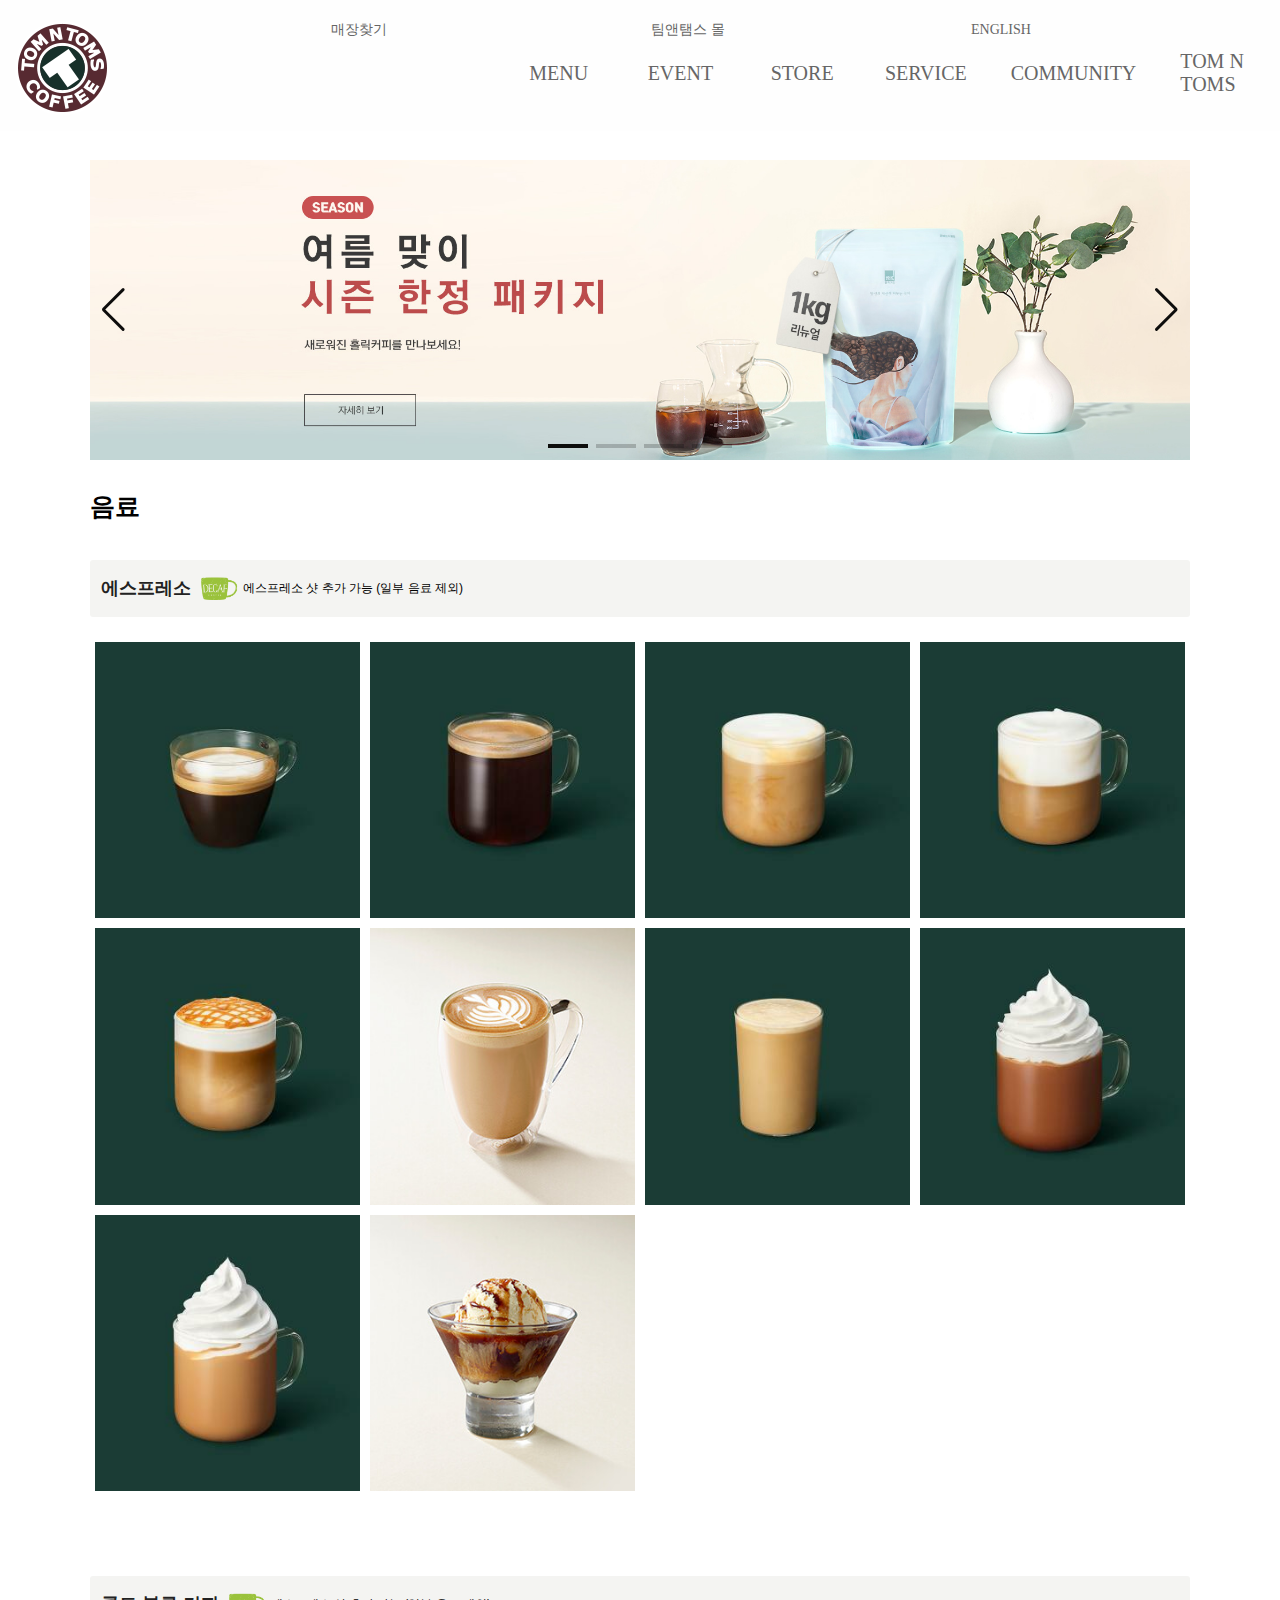
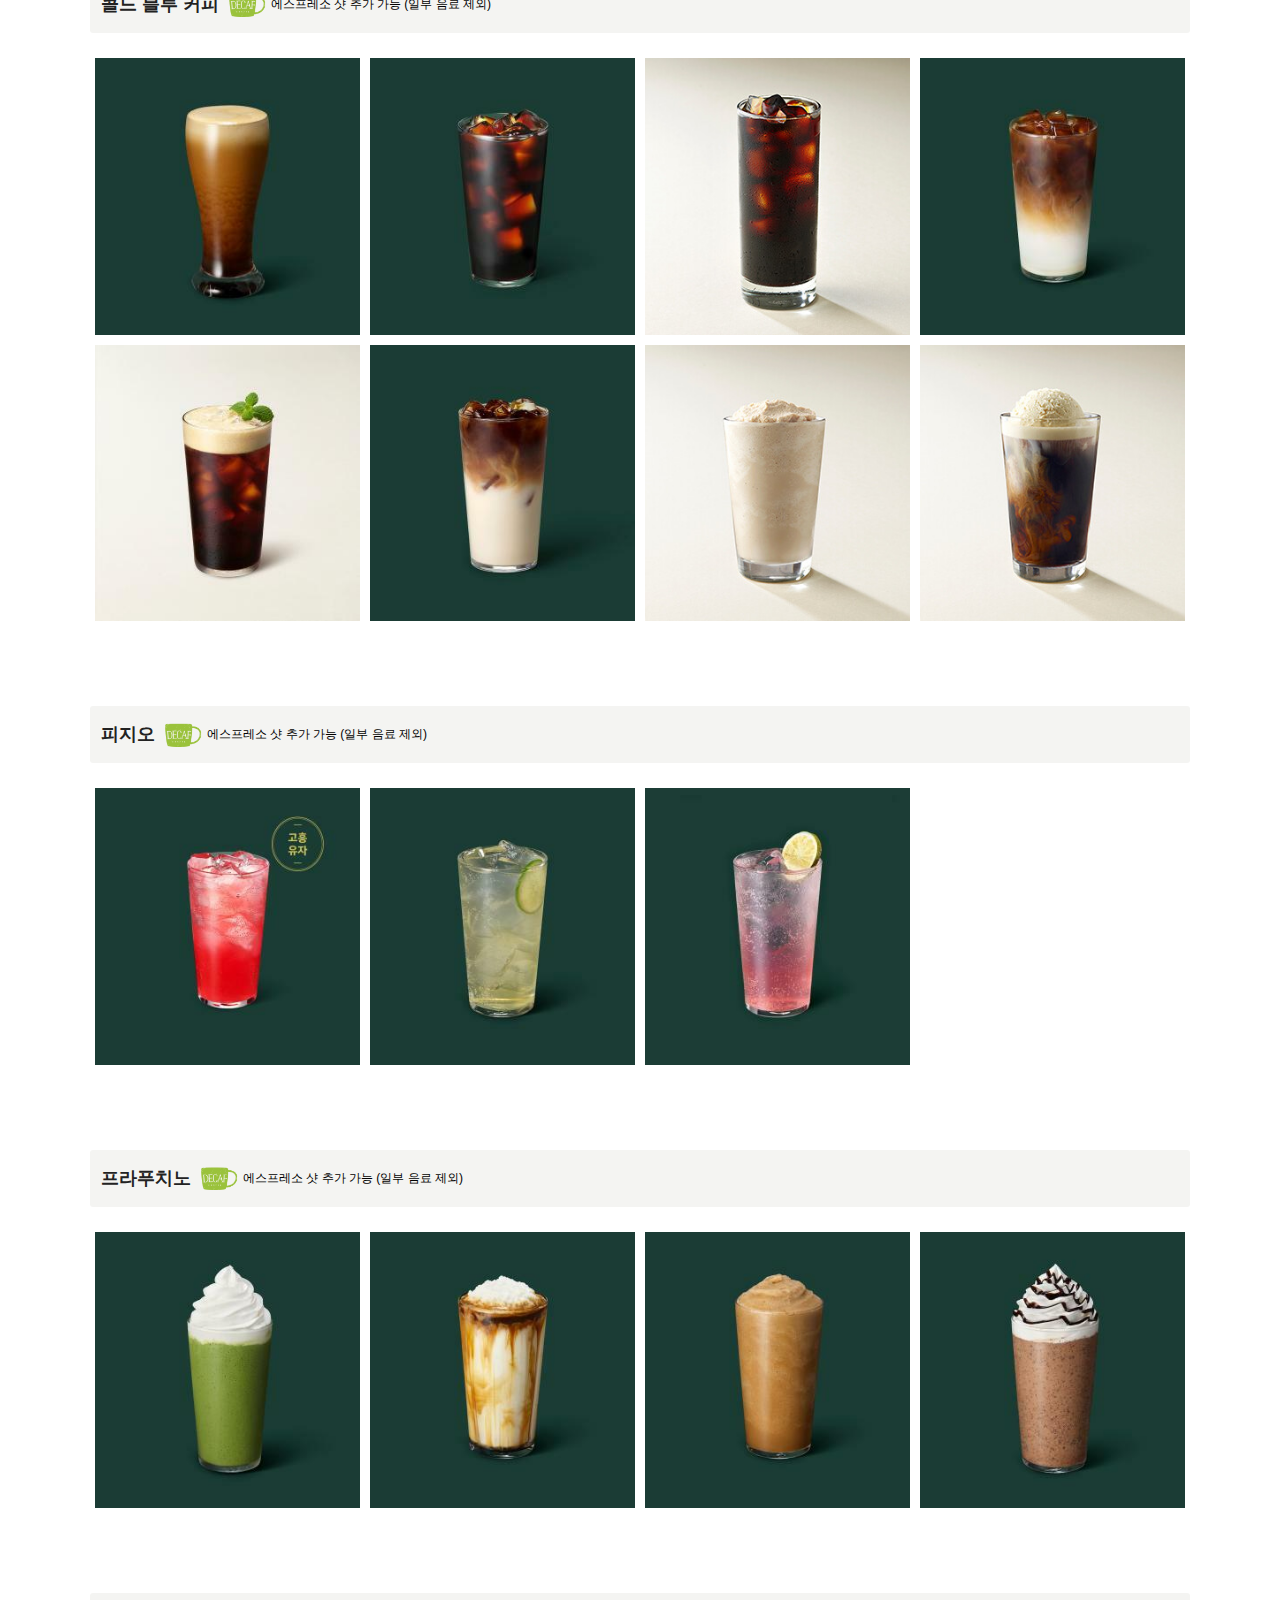
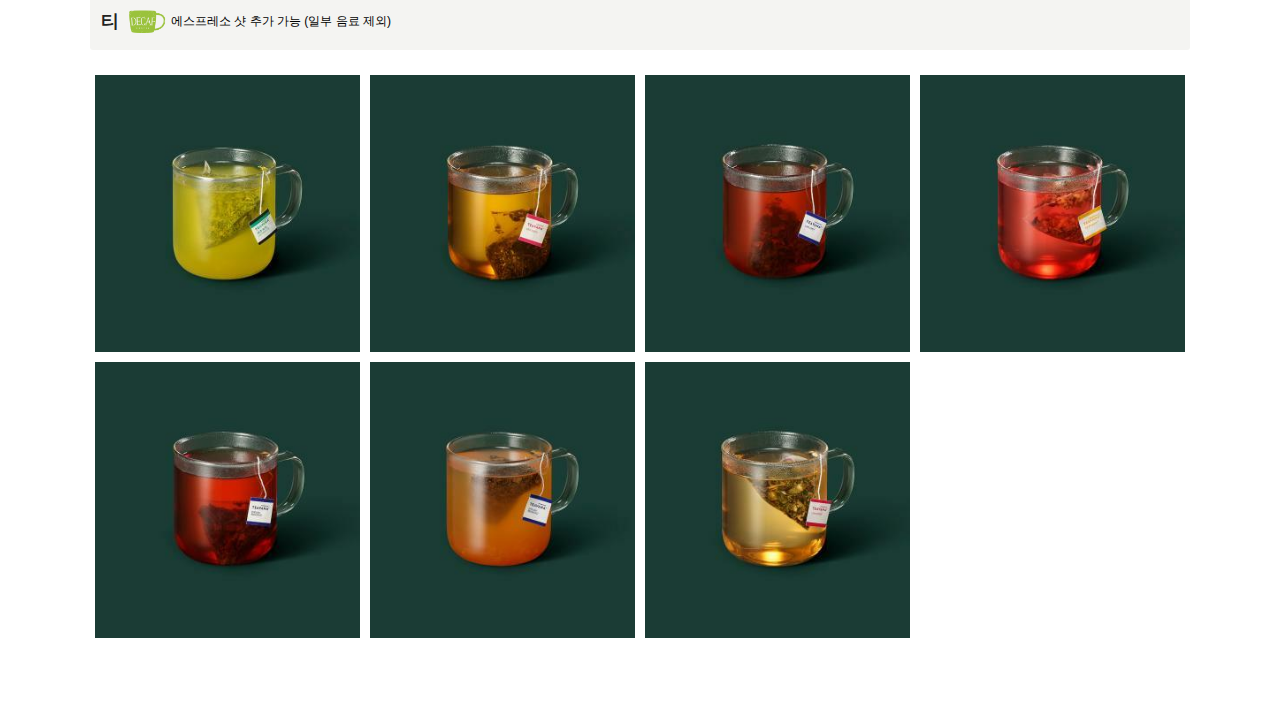
<file: Project/coffee_menu.html>
<!DOCTYPE html>
<html lang="en">
  <head>
    <meta charset="UTF-8" />
    <meta name="viewport" content="width=device-width, initial-scale=1.0" />
    <title>Document</title>
    <link rel="icon" href="img/favicon.ico" />
    <!-- 모든 페이지에는 이것만 import -->
    <link rel="stylesheet" href="css/styles.css" />
    <link rel="stylesheet" href="css/component/coffee_menu.css" />

    <!-- 스와이퍼 -->
    <link rel="stylesheet" href="css/swiper.css" />
    <script src="js/swiper.js"></script>
  </head>
  <body>
    <header>
      <div
        class="header-inner"
        style="width: 100%; margin: 0 auto; position: relative"
      >
        <div class="logo-box">
          <a href="/">
            <img src="img/logo.png" alt="홈으로" />
          </a>
        </div>
        <div class="gnb-sub" style="padding-top: 1.25em">
          <ul style="display: flex; justify-content: flex-end">
            <li style="padding: 0 0.6875em">
              <a href="../store.html" style="color: #666; font-size: 0.875em"
                >매장찾기</a
              >
            </li>
            <li style="padding: 0 0.6875em">
              <a href="https://smartstore.naver.com/tomntoms">팀앤탬스 몰</a>
            </li>
            <li style="padding: 0 0.6875em"><a href="#">ENGLISH</a></li>
          </ul>
        </div>
        <div
          class="header-nav"
          style="display: flex; align-items: center; justify-content: flex-end"
        >
          <ul class="header-gnb">
            <li class="depth01">
              <a href="../coffee_menu.html">MENU</a>
              <div class="depth02" style="display: none; opacity: 1">
                밑 메뉴
              </div>
            </li>
            <li class="depth01">
              <a href="event.html">EVENT</a>
              <div class="depth02" style="display: none; opacity: 1">
                밑 메뉴
              </div>
            </li>
            <li class="depth01">
              <a href="../store.html">STORE</a>
              <div class="depth02" style="display: none; opacity: 1">
                밑 메뉴
              </div>
            </li>
            <li class="depth01">
              <a href="#">SERVICE</a>
              <div class="depth02" style="display: none; opacity: 1">
                밑 메뉴
              </div>
            </li>
            <li class="depth01">
              <a href="#">COMMUNITY</a>
              <div class="depth02" style="display: none; opacity: 1">
                밑 메뉴
              </div>
            </li>
            <li class="depth01">
              <a href="#">TOM N TOMS</a>
              <div class="depth02" style="display: none; opacity: 1">
                밑 메뉴
              </div>
            </li>
          </ul>
        </div>
      </div>
    </header>

    <section style="padding-top: 160px">
      <!-- Swiper -->
      <div class="swiper mySwiper">
        <div class="swiper-wrapper">
          <div class="swiper-slide"><img src="img/1.jpg" alt="" /></div>
          <div class="swiper-slide"><img src="img/3.jpg" alt="" /></div>
          <div class="swiper-slide"><img src="img/4.jpg" alt="" /></div>
          <div class="swiper-slide"><img src="img/5.jpg" alt="" /></div>
        </div>
        <div class="swiper-button-next"></div>
        <div class="swiper-button-prev"></div>
        <div class="swiper-pagination"></div>
      </div>

      <script>
        var swiper = new Swiper(".mySwiper", {
          cssMode: true,
          loop: true,
          autoplay: {
            //자동재생 기능
            delay: 5000,
          },
          navigation: {
            nextEl: ".swiper-button-next",
            prevEl: ".swiper-button-prev",
          },
          pagination: {
            el: ".swiper-pagination",
            clickable: true,
          },

          mousewheel: true,
          keyboard: true,
        });
      </script>

      <h2>음료</h2>

      <dt>
        <p>에스프레소</p>
        <i class="icon"><img src="coffee_img/logo_decaf.png" alt="" /></i>
        <span>에스프레소 샷 추가 가능 (일부 음료 제외)</span>
      </dt>
      <dd>
        <ul>
          <li>
            <a href=""
              ><img src="coffee_img/에스프레소.jpg" alt="에스프레소"
            /></a>
            <div class="hover-cont">
              <a href="#">에스프레소</a>
            </div>
          </li>
          <li>
            <a href=""
              ><img src="coffee_img/아메리카노.jpg" alt="아메리카노"
            /></a>
            <div class="hover-cont">
              <a href="#">아메리카노</a>
            </div>
          </li>
          <li>
            <a href=""><img src="coffee_img/카페라떼.jpg" alt="카페라떼" /></a>
            <div class="hover-cont">
              <a href="#">카페라떼</a>
            </div>
          </li>
          <li>
            <a href=""><img src="coffee_img/카푸치노.jpg" alt="카푸치노" /></a>
            <div class="hover-cont">
              <a href="#">카푸치노</a>
            </div>
          </li>
          <li>
            <a href=""
              ><img src="coffee_img/카라멜마끼아또.jpg" alt="카라멜마끼아또"
            /></a>
            <div class="hover-cont">
              <a href="#">카라멜 마끼아또</a>
            </div>
          </li>
          <li>
            <a href=""
              ><img src="coffee_img/바닐라라떼.jpg" alt="바닐라라떼"
            /></a>
            <div class="hover-cont">
              <a href="#">바닐라 라떼</a>
            </div>
          </li>
          <li>
            <a href=""
              ><img src="coffee_img/헤이즐넛라떼.jpg" alt="헤이즐넛라떼"
            /></a>
            <div class="hover-cont">
              <a href="#">헤이즐넛 라떼</a>
            </div>
          </li>
          <li>
            <a href=""><img src="coffee_img/카페모카.jpg" alt="카페모카" /></a>
            <div class="hover-cont">
              <a href="#">카페모카</a>
            </div>
          </li>
          <li>
            <a href=""
              ><img src="coffee_img/화이트카페모카.jpg" alt="화이트카페모카"
            /></a>
            <div class="hover-cont">
              <a href="#">화이트 카페모카</a>
            </div>
          </li>
          <li>
            <a href=""><img src="coffee_img/아포가토.jpg" alt="아포가토" /></a>
            <div class="hover-cont">
              <a href="#">아포가토</a>
            </div>
          </li>
        </ul>
      </dd>

      <dt>
        <p>콜드 블루 커피</p>
        <i class="icon"><img src="coffee_img/logo_decaf.png" alt="" /></i>
        <span>에스프레소 샷 추가 가능 (일부 음료 제외)</span>
      </dt>
      <dd>
        <ul>
          <li>
            <a href=""
              ><img
                src="coffee_img/나이트로콜드블루.jpg"
                alt="나이트로콜드블루"
            /></a>
            <div class="hover-cont">
              <a href="">나이트로 콜드 블루</a>
            </div>
          </li>
          <li>
            <a href=""><img src="coffee_img/콜드블루.jpg" alt="콜드블루" /></a>
            <div class="hover-cont">
              <a href="">콜드 블루</a>
            </div>
          </li>
          <li>
            <a href=""
              ><img
                src="coffee_img/리저브 콜드 브루.jpg"
                alt="리저브 콜드 브루"
            /></a>
            <div class="hover-cont">
              <a href="">리저브 콜드 브루</a>
            </div>
          </li>
          <li>
            <a href=""
              ><img src="coffee_img/돌체콜드블루.jpg" alt="돌체콜드블루"
            /></a>
            <div class="hover-cont">
              <a href="">돌체 콜드 블루</a>
            </div>
          </li>
          <li>
            <a href=""
              ><img src="coffee_img/민트콜드블루.jpg" alt="민트콜드블루"
            /></a>
            <div class="hover-cont">
              <a href="">민트 콜드 블루</a>
            </div>
          </li>
          <li>
            <a href=""
              ><img src="coffee_img/오트콜드블루.jpg" alt="오트콜드블루"
            /></a>
            <div class="hover-cont">
              <a href="">오트 콜드 블루</a>
            </div>
          </li>
          <li>
            <a href=""
              ><img src="coffee_img/콜드 브루 몰트.jpg" alt="콜드 브루 몰트"
            /></a>
            <div class="hover-cont">
              <a href="">콜드 브루 몰트</a>
            </div>
          </li>
          <li>
            <a href=""
              ><img
                src="coffee_img/콜드 브루 플로트.jpg"
                alt="콜드 브루 플로트"
            /></a>
            <div class="hover-cont">
              <a href="">콜드 브루 플로트</a>
            </div>
          </li>
        </ul>
      </dd>

      <dt>
        <p>피지오</p>
        <i class="icon"><img src="coffee_img/logo_decaf.png" alt="" /></i>
        <span>에스프레소 샷 추가 가능 (일부 음료 제외)</span>
      </dt>
      <dd>
        <ul>
          <li>
            <a href=""
              ><img
                src="coffee_img/유자 패션 피지오.jpg"
                alt="유자 패션 피지오"
            /></a>
            <div class="hover-cont">
              <a href="">유자 패션 피지오</a>
            </div>
          </li>
          <li>
            <a href=""
              ><img src="coffee_img/쿨 라임 피지오.jpg" alt="쿨 라임 피지오"
            /></a>
            <div class="hover-cont">
              <a href="">쿨 라임 피지오</a>
            </div>
          </li>
          <li>
            <a href=""
              ><img
                src="coffee_img/피치 딸기 피지오.jpg"
                alt="피치 딸기 피지오"
            /></a>
            <div class="hover-cont">
              <a href="">피치 딸기 피지오</a>
            </div>
          </li>
        </ul>
      </dd>

      <dt>
        <p>프라푸치노</p>
        <i class="icon"><img src="coffee_img/logo_decaf.png" alt="" /></i>
        <span>에스프레소 샷 추가 가능 (일부 음료 제외)</span>
      </dt>
      <dd>
        <ul>
          <li>
            <a href=""
              ><img src="coffee_img/녹차프라페.jpg" alt="녹차프라페"
            /></a>
            <div class="hover-cont">
              <a href="">말차 크림 프라푸치노</a>
            </div>
          </li>
          <li>
            <a href=""
              ><img
                src="coffee_img/화이트 타이거 프라푸치노.jpg"
                alt="화이트 타이거 프라푸치노"
            /></a>
            <div class="hover-cont">
              <a href="">화이트 타이거 프라푸치노</a>
            </div>
          </li>
          <li>
            <a href=""
              ><img src="coffee_img/커피프라페.jpg" alt="커피프라페"
            /></a>
            <div class="hover-cont">
              <a href="">에스프레소 프라푸치노</a>
            </div>
          </li>
          <li>
            <a href=""
              ><img src="coffee_img/초코프라페.jpg" alt="초코프라페"
            /></a>
            <div class="hover-cont">
              <a href="">초콜릿 크림 칩 프라푸치노</a>
            </div>
          </li>
        </ul>
      </dd>

      <dt>
        <p>티</p>
        <i class="icon"><img src="coffee_img/logo_decaf.png" alt="" /></i>
        <span>에스프레소 샷 추가 가능 (일부 음료 제외)</span>
      </dt>
      <dd>
        <ul>
          <li>
            <a href=""><img src="coffee_img/녹차.jpg" alt="녹차" /></a>
            <div class="hover-cont">
              <a href="">제주 유기 녹차</a>
            </div>
          </li>
          <li>
            <a href=""
              ><img src="coffee_img/민트 블렌드 티.jpg" alt="민트 블렌드 티"
            /></a>
            <div class="hover-cont">
              <a href="">민트 블렌드 티</a>
            </div>
          </li>
          <li>
            <a href=""
              ><img src="coffee_img/얼그레이티.jpg" alt="얼그레이티"
            /></a>
            <div class="hover-cont">
              <a href="">얼 그레이 티</a>
            </div>
          </li>
          <li>
            <a href=""
              ><img src="coffee_img/유즈베리티.jpg" alt="유즈베리티"
            /></a>
            <div class="hover-cont">
              <a href="">유스베리 티</a>
            </div>
          </li>
          <li>
            <a href=""
              ><img
                src="coffee_img/잉글리쉬 브렉퍼스트 티.jpg"
                alt="잉글리쉬 브렉퍼스트 티"
            /></a>
            <div class="hover-cont">
              <a href="">잉글리쉬 브렉퍼스트 티</a>
            </div>
          </li>
          <li>
            <a href=""
              ><img
                src="coffee_img/자몽 허니 블랙 티.jpg"
                alt="자몽 허니 블랙 티"
            /></a>
            <div class="hover-cont">
              <a href="">자몽 허니 블랙 티</a>
            </div>
          </li>
          <li>
            <a href=""
              ><img
                src="coffee_img/캐모마일 블렌드 티.jpg"
                alt="캐모마일 블렌드 티"
            /></a>
            <div class="hover-cont">
              <a href="">캐모마일 블렌드 티</a>
            </div>
          </li>
        </ul>
      </dd>
    </section>

    <footer></footer>

    <!-- header의 js -->
    <script src="js/index.js"></script>
    <script>
      var a = document.querySelectorAll(".hover-cont > a");

      for (var i = 0; i < a.length; i++) {
        a[i].onclick = function () {
          var cont = event.target.innerHTML;
          sessionStorage.setItem(1, cont);
          window.open(
            "details.html",
            "coffee_details",
            "width=730px height=600px top=200px left=500px"
          );
        };
      }
    </script>
  </body>
</html>
</file>
<file: Project/css/styles.css>
@import "reset.css";
@import "swiper.css";
/* component */
@import "component/header.css";
@import "component/footer.css";
/* container */
@import "container/login.css";
@import "container/visualswiper.css";
@import "container/mainmenu.css";
@import "container/maininfo.css";
@import "container/mainproduct.css";
@import "container/event.css";
@import "container/snssection.css";
@import "container/store.css";

/* font */
@import url("https://fonts.googleapis.com/css2?family=Noto+Sans+KR:wght@300;400;500;700;900&display=swap");
.home-main-wrap {
  padding-top: 8.7em;
  width: 100%;
}
</file>
<file: Project/css/component/coffee_menu.css>
section {
    margin: 0 auto;
    width: 1100px;
    font-family: 'nbg', '맑은 고딕', HelveticaNeue, DroidSans, Sans-serif, Helvetica;

}

.swiper {
    width: 1100px;
    height: 300px;
}

.swiper-slide img {
    display: block;
    width: 100%;
    height: 100%;
    object-fit: cover;
  }



h2 {
    height: 80px;
    padding: 30px 0px 0px;
    font-size: 25px;
}

dt {
    padding: 11px;
    margin: 20px 0;
    background-color: #f4f4f2;
    border-radius: 3px;
    overflow: hidden;
}
dt > p {
    float: left;
    font-size: 18px;
    font-weight: bold;
    color: #222;
    line-height: 34px;
}
dt > i {
    float: left;
    display: block;
    width: 42px;
    height: 35px;
}

dt > i > img{
    max-width: 100%;
    margin: 1px 7px;
} 
dt > span {
    float: left;
    margin: 0 0 0 10px;
    line-height: 34px;
    font-size: 12px;
}

dd {
    margin-bottom: 80px;
}

ul {
  overflow: hidden;
}

li {
    float: left;
    width: 25%;
    padding: 5px;
    position: relative;
}

li > a > img {
    vertical-align: top;
    max-width: 100%;
}

ul li .hover-cont {
    position: absolute;
    top: 5px;
    left: 5px;
    width: 264px;
    height: 276px;

    background-color: black;
    opacity: 0;
    text-align: center;
    transition: opacity .5s ease-in-out;
}

ul li:hover > .hover-cont {
    opacity: 0.7;
}

li .hover-cont > a {
    color: white;
    line-height: 262px;
    font-size: 20px;
    display: inline-block;
    width: 100%;
}
</file>
